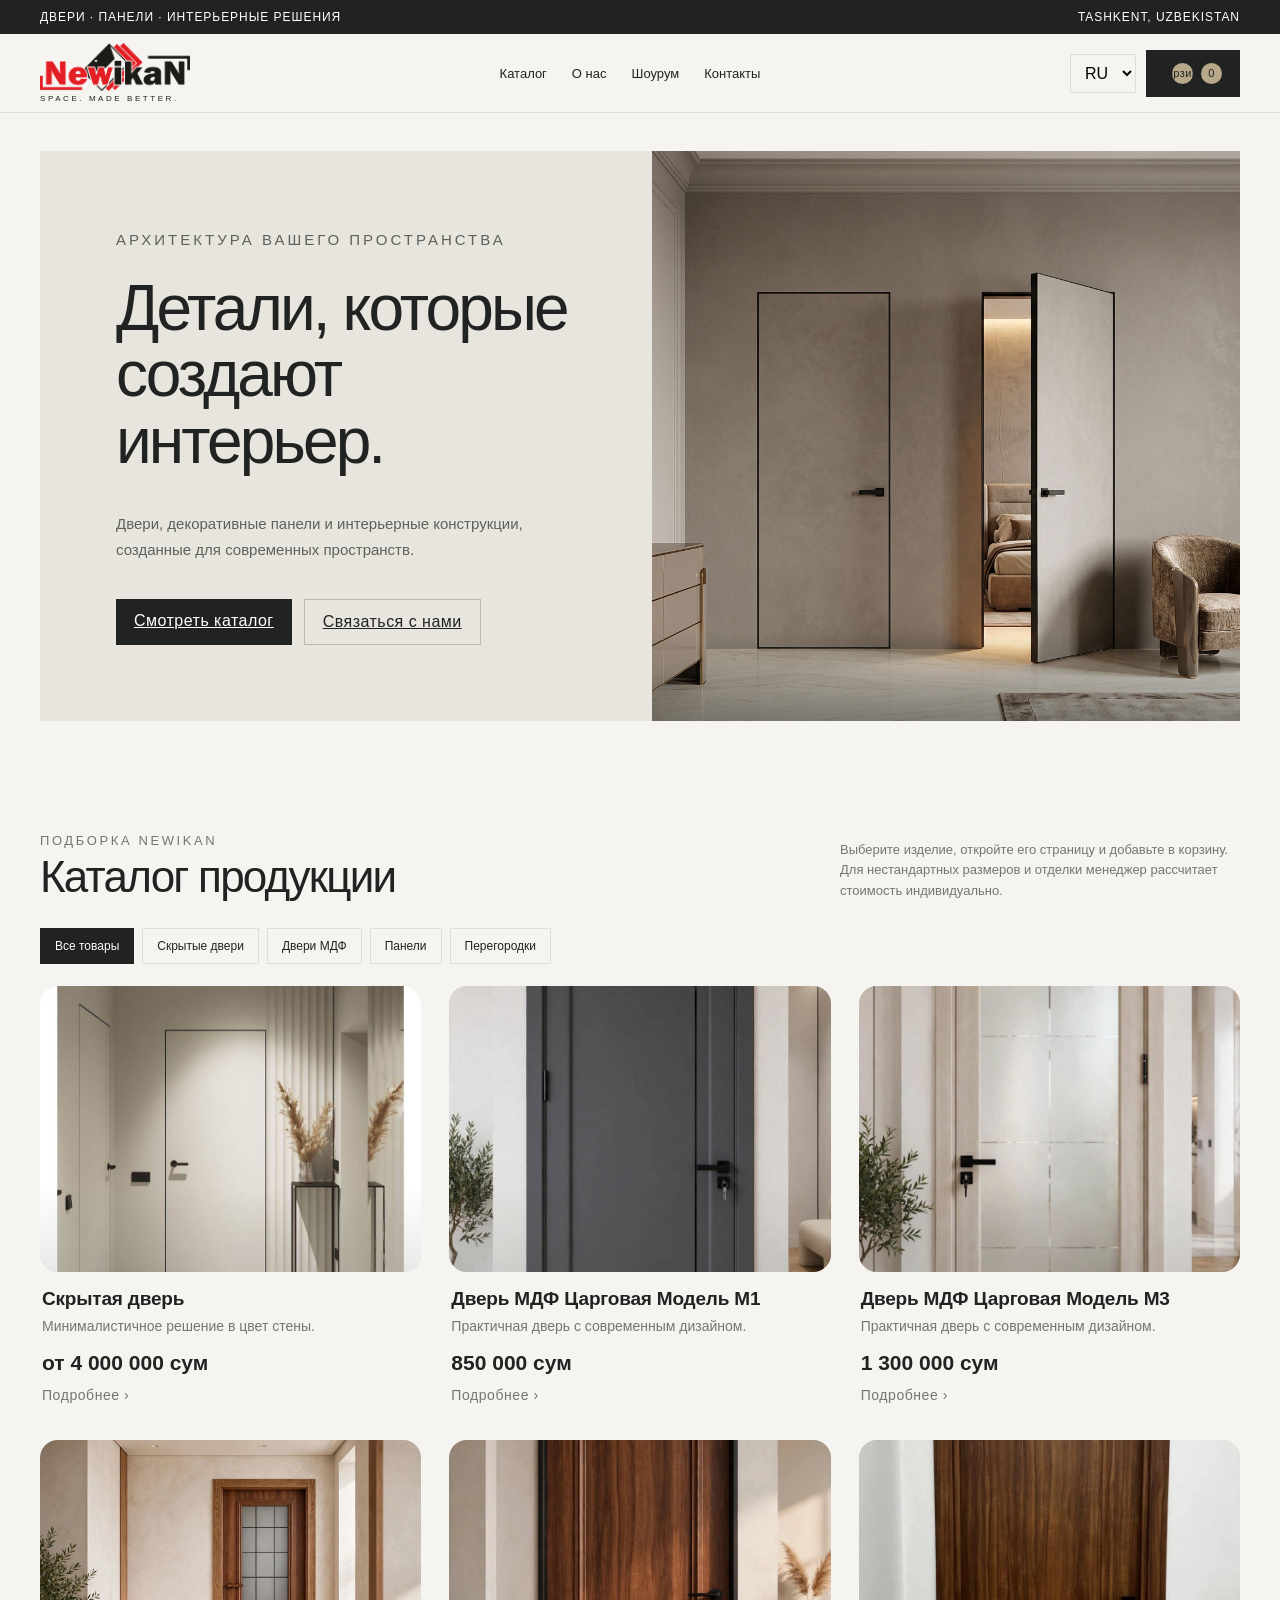
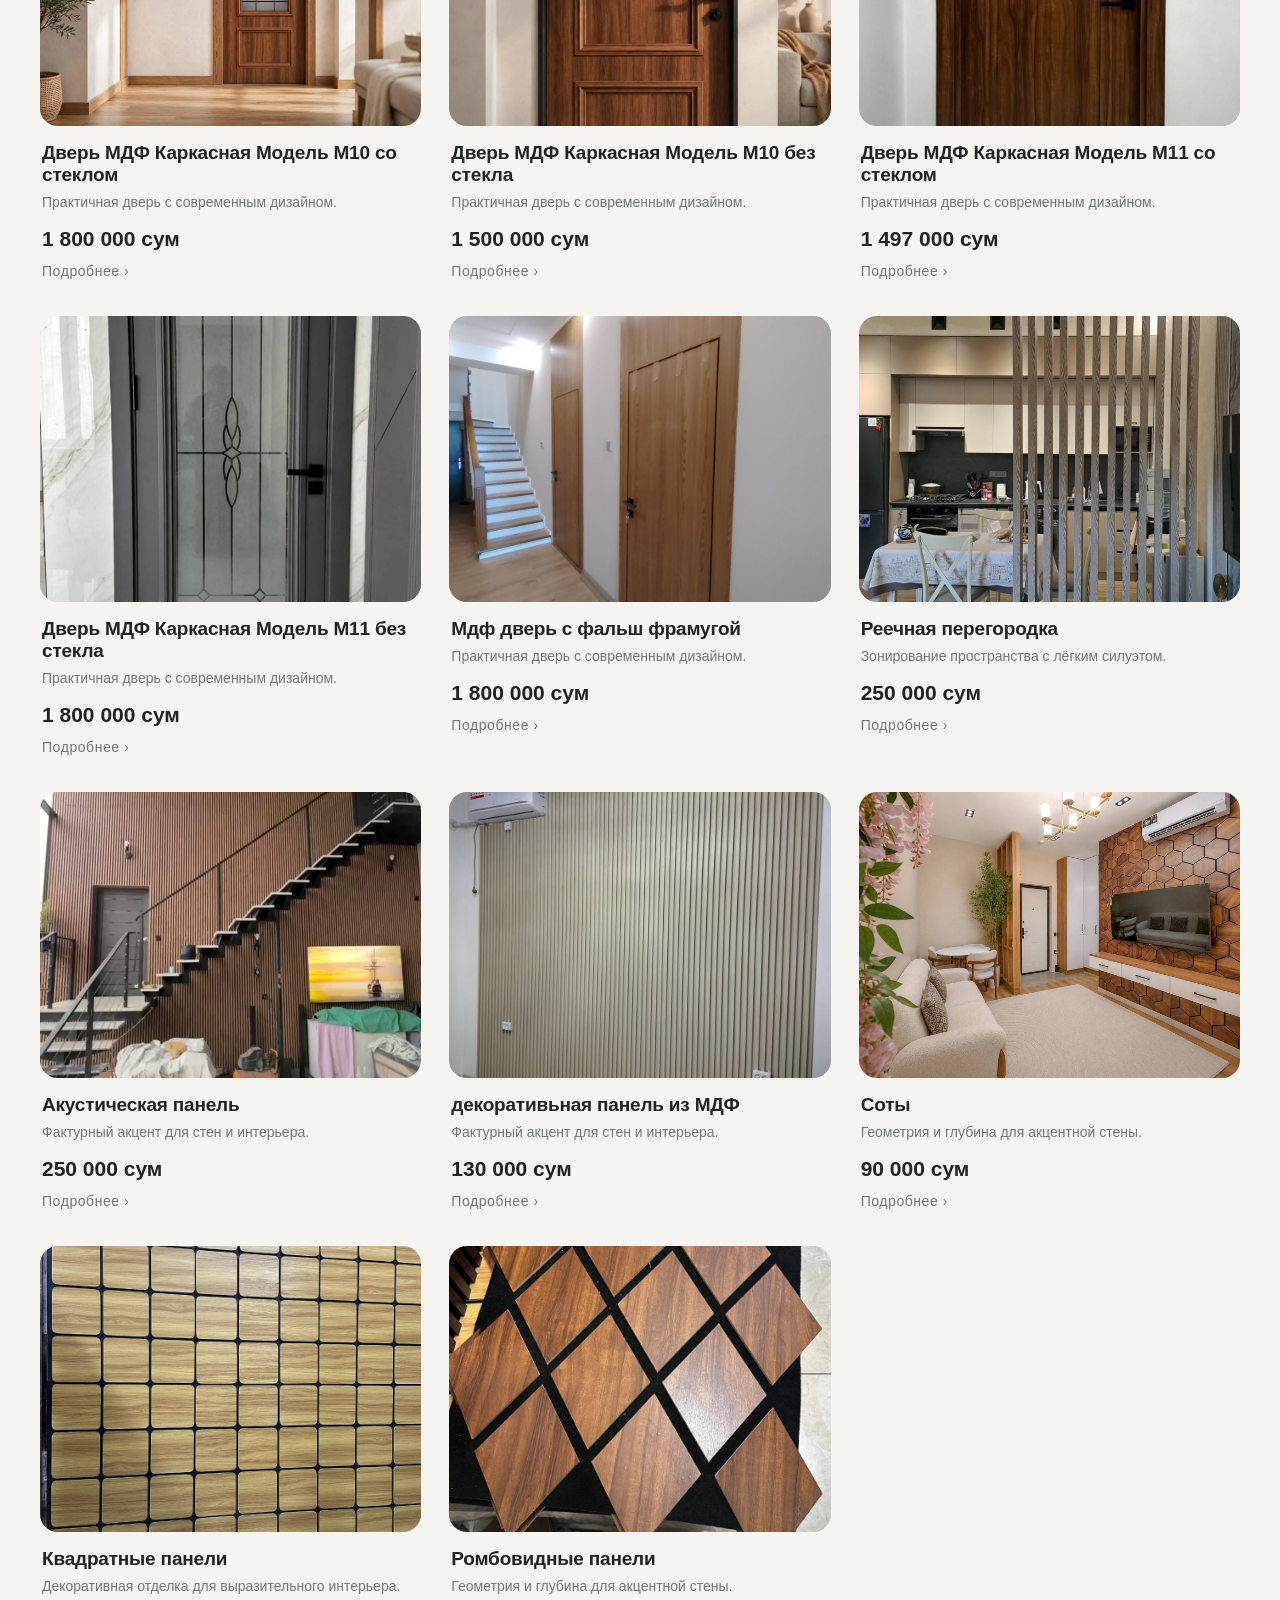
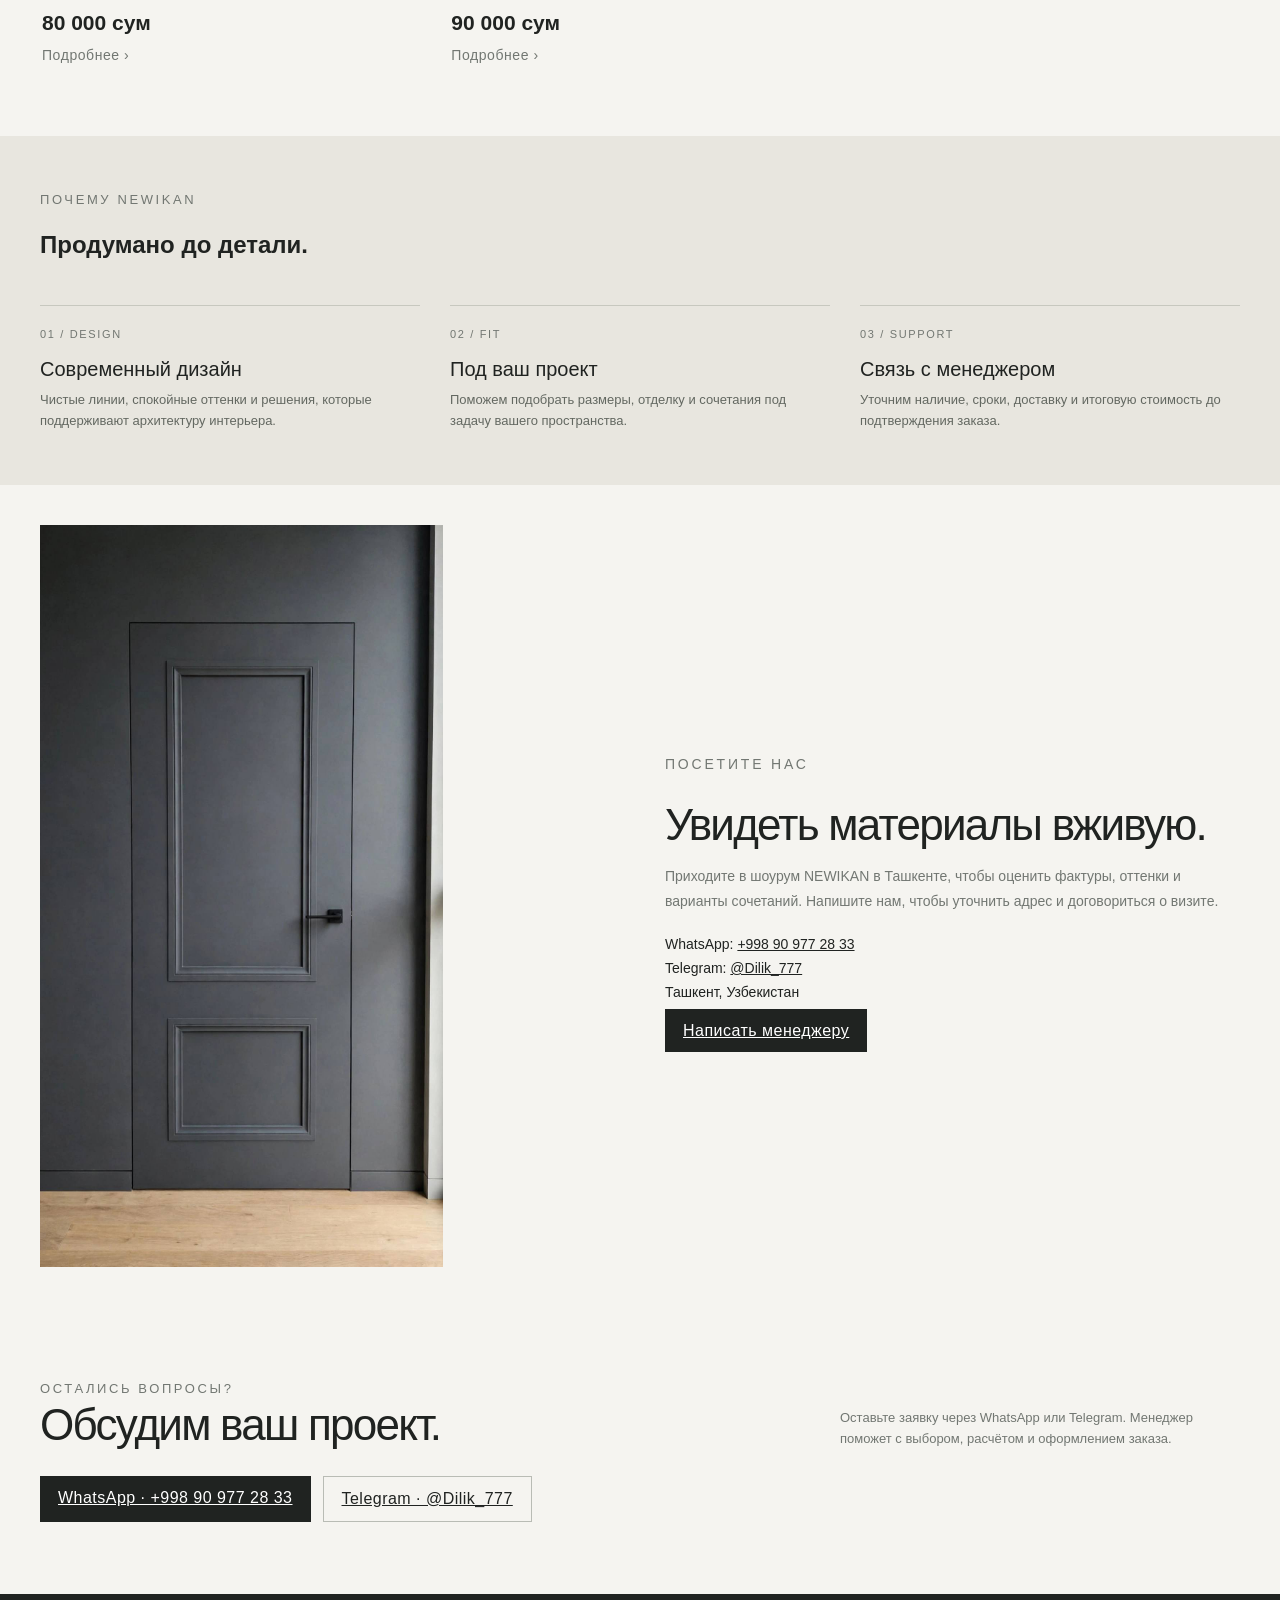
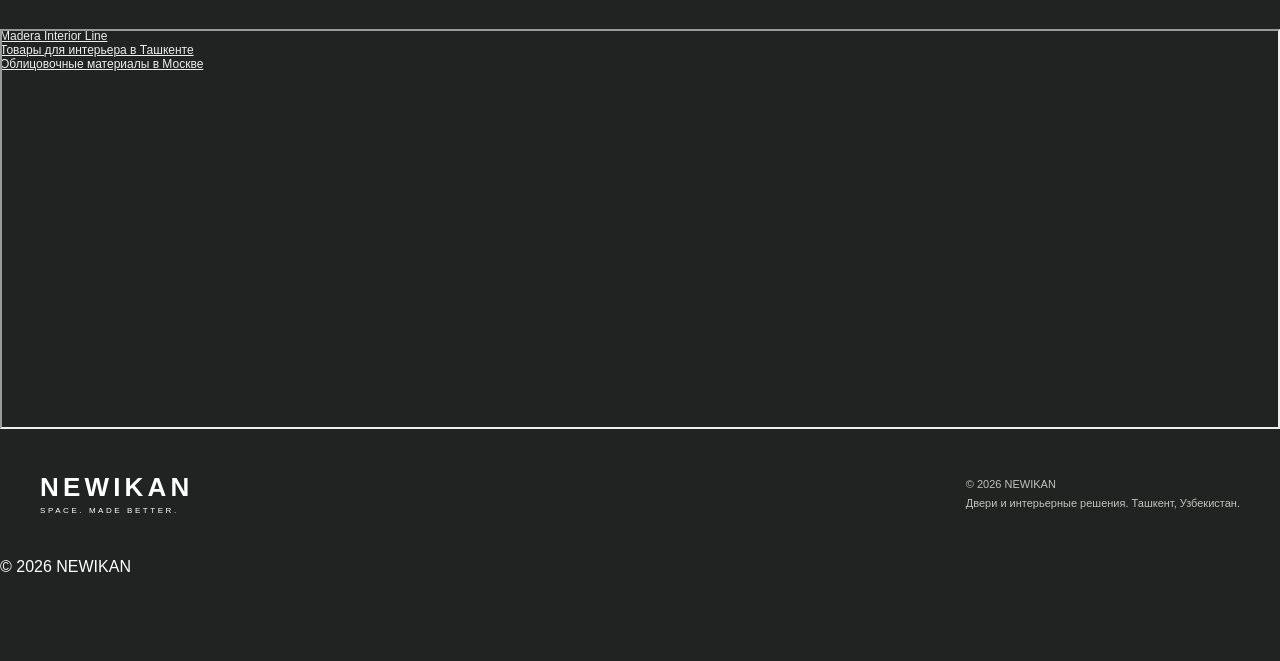
<file: index.html>
<!doctype html>
<html lang="ru">
<head>
<meta charset="utf-8">
<meta name="viewport" content="width=device-width, initial-scale=1">
<meta name="theme-color" content="#202321">
<title>NEWIKAN — двери и интерьерные решения</title>
<link rel="stylesheet" href="style.css">
</head>
<body>
<div class="topbar"><div class="wrap"><span data-i18n="topline">ДВЕРИ · ПАНЕЛИ · ИНТЕРЬЕРНЫЕ РЕШЕНИЯ</span><span>TASHKENT, UZBEKISTAN</span></div></div>
<header><div class="wrap nav">
<a class="logo" href="#"> <img src="images/madera_logo_horizont.png" imgfield="img" style="max-width: 150px; width: 150px; min-width: 150px; height: auto; display: block;" alt="NEWIKAN"><small>SPACE. MADE BETTER.</small></a>
<nav class="navlinks"><a href="#catalog" data-i18n="navCatalog">Каталог</a><a href="#about" data-i18n="navAbout">О нас</a><a href="#showroom" data-i18n="navShowroom">Шоурум</a><a href="#contacts" data-i18n="navContacts">Контакты</a></nav>
<div class="navright"><select class="lang" id="language" aria-label="Language"><option value="ru">RU</option><option value="uz">UZ</option><option value="en">EN</option></select><button class="cartbtn" id="openCart"><span data-i18n="cart">Корзина</span><span id="cartCount">0</span></button></div>
</div></header>
<main>
<section class="hero"><div class="wrap"><div class="hero-grid">
<div class="hero-copy"><p class="eyebrow" data-i18n="heroEyebrow">Архитектура вашего пространства</p><h1 data-i18n="heroTitle">Детали, которые создают интерьер.</h1><p data-i18n="heroText">Двери, декоративные панели и интерьерные конструкции, созданные для современных пространств.</p><div class="actions"><a class="btn" href="#catalog" data-i18n="heroCta">Смотреть каталог</a><a class="btn secondary" href="#contacts" data-i18n="heroContact">Связаться с нами</a></div></div>
<div class="hero-art" role="img" aria-label="Интерьер с современной скрытой дверью"><img src="images/hero.jpg" alt="Интерьер с современной скрытой дверью NEWIKAN"><div class="art-caption"></div></div>
</div></div></section>
<section class="section news" id="news" hidden><div class="wrap"><h2 class="news-title" id="newsTitle"></h2><div class="slider-wrap"><button class="sl-arrow sl-prev" id="slPrev" aria-label="Назад">‹</button><div class="slider" id="slider"></div><button class="sl-arrow sl-next" id="slNext" aria-label="Вперёд">›</button></div><div class="dots" id="dots"></div></div></section>
<section class="section" id="catalog"><div class="wrap">
<div class="section-head"><div><p class="eyebrow" data-i18n="catalogEyebrow">Подборка NEWIKAN</p><h2 data-i18n="catalogTitle">Каталог продукции</h2></div><p data-i18n="catalogText">Выберите изделие и добавьте его в корзину. Для нестандартных размеров и отделки менеджер рассчитает стоимость индивидуально.</p></div>
<div class="filters" id="filters"><button class="filter active" data-filter="all" data-i18n="filterAll">Все товары</button><button class="filter" data-filter="hidden" data-i18n="filterHidden">Скрытые двери</button><button class="filter" data-filter="mdf" data-i18n="filterMdf">Двери МДФ</button><button class="filter" data-filter="panel" data-i18n="filterPanels">Панели</button><button class="filter" data-filter="partition" data-i18n="filterPartitions">Перегородки</button></div>
<div class="products" id="products"></div>
</div></section>
<section class="benefits" id="about"><div class="wrap"><div class="section-head"><div><p class="eyebrow" data-i18n="aboutEyebrow">Почему NEWIKAN</p><h2 data-i18n="aboutTitle">Продумано до детали.</h2></div></div><div class="benefit-grid">
<div class="benefit"><span class="num">01 / DESIGN</span><h3 data-i18n="benefit1Title">Современный дизайн</h3><p data-i18n="benefit1Text">Чистые линии, спокойные оттенки и решения, которые поддерживают архитектуру интерьера.</p></div>
<div class="benefit"><span class="num">02 / FIT</span><h3 data-i18n="benefit2Title">Под ваш проект</h3><p data-i18n="benefit2Text">Поможем подобрать размеры, отделку и сочетания под задачу вашего пространства.</p></div>
<div class="benefit"><span class="num">03 / SUPPORT</span><h3 data-i18n="benefit3Title">Связь с менеджером</h3><p data-i18n="benefit3Text">Уточним наличие, сроки, доставку и итоговую стоимость до подтверждения заказа.</p></div>
</div></div></section>
<style>
  .showroom-art { background: none !important; overflow: hidden; min-height: 320px; }
  .showroom-art::before, .showroom-art::after { display: none !important; }
  .showroom-art img { width: 70%; height: 70%; min-height: 320px; object-fit: cover; display: block; }
</style>

<section class="section" id="showroom"><div class="wrap showroom"><div class="showroom-art"><img src="images/konec.jpg" alt="Шоурум NEWIKAN"></div><div class="showroom-copy"><p class="eyebrow" data-i18n="showroomEyebrow">Посетите нас</p><h2 data-i18n="showroomTitle">Увидеть материалы вживую.</h2><p data-i18n="showroomText">Приходите в шоурум NEWIKAN в Ташкенте, чтобы оценить фактуры, оттенки и варианты сочетаний. Напишите нам, чтобы уточнить адрес и договориться о визите.</p><div class="contact-line"><span>WhatsApp: <a href="https://wa.me/998909772833" target="_blank" rel="noopener">+998 90 977 28 33</a></span><span>Telegram: <a href="https://t.me/Dilik_777" target="_blank" rel="noopener">@Dilik_777</a></span><span data-i18n="cityLine">Ташкент, Узбекистан</span></div><a class="btn" href="https://wa.me/998909772833" target="_blank" rel="noopener" data-i18n="showroomCta">Написать менеджеру</a></div></div></section>
<section class="section" id="contacts"><div class="wrap"><div class="section-head"><div><p class="eyebrow" data-i18n="contactEyebrow">Остались вопросы?</p><h2 data-i18n="contactTitle">Обсудим ваш проект.</h2></div><p data-i18n="contactText">Оставьте заявку через WhatsApp или Telegram. Менеджер поможет с выбором, расчётом и оформлением заказа.</p></div><div class="actions"><a class="btn" href="https://wa.me/998909772833" target="_blank" rel="noopener">WhatsApp · +998 90 977 28 33</a><a class="btn secondary" href="https://t.me/Dilik_777" target="_blank" rel="noopener">Telegram · @Dilik_777</a></div></div></section>
</main>
 <!--footer--> 
         <footer id="t-footer" class="t-records" data-hook="blocks-collection-content-node" data-tilda-project-id="3010010" data-tilda-page-id="14350067" data-tilda-page-alias="footer" data-tilda-formskey="cf9158afbf3315f08ab1751910365096" data-tilda-lazy="yes" data-tilda-root-zone="com" data-tilda-project-headcode="yes" data-tilda-project-country="RU">
            <div id="rec597423179" class="r t-rec" style=" " data-animationappear="off" data-record-type="131">
               <!-- T123 --> 
               <div class="t123">
                  <div class="t-container_100 ">
                     <div class="t-width t-width_100 ">
                        <!-- nominify begin --> 
                        <div style="position:relative;overflow:hidden;"><a href="https://yandex.uz/maps/org/43321917957?si=cd8vzaddj507fftf5b4cty4538" style="color:#eee;font-size:12px;position:absolute;top:0px;">Madera Interior Line</a><a href="https://yandex.ru/maps/213/moscow/category/interior_goods/184108005/?utm_medium=mapframe&utm_source=maps" style="color:#eee;font-size:12px;position:absolute;top:14px;">Товары для интерьера в Ташкенте</a><a href="https://yandex.ru/maps/213/moscow/category/claddings/184107723/?utm_medium=mapframe&utm_source=maps" style="color:#eee;font-size:12px;position:absolute;top:28px;">Облицовочные материалы в Москве</a><iframe src="https://yandex.ru/map-widget/v1/?ll=69.2401,41.2995&mode=search&oid=43321917957&ol=biz&sll=69.2401,41.2995&sspn=0.015000,0.005000&z=17" width="100%" height="400" frameborder="1" allowfullscreen="true" style="position:relative;display:block;"></iframe></div>
                        <!-- nominify end --> 
                     </div>
                  </div>
               </div>
            </div>
            <footer><div class="wrap footer-inner"><a class="logo" href="#" style="color:white">NEWIKAN<small>SPACE. MADE BETTER.</small></a><p>© <span id="year"></span> NEWIKAN<br><span data-i18n="footerText">Двери и интерьерные решения. Ташкент, Узбекистан.</span></p></div></footer>
<div class="overlay" id="cartOverlay"><aside class="drawer" role="dialog" aria-modal="true" aria-label="Shopping cart"><div class="drawer-head"><h2 data-i18n="cartTitle">Ваша корзина</h2><button class="close" id="closeCart" data-i18n="close">Закрыть ✕</button></div><div class="cart-items" id="cartItems"></div><div class="cart-total"><div class="total-line"><span data-i18n="total">Итого по известным ценам</span><strong id="cartTotal">0 сум</strong></div><p class="notice" data-i18n="cartNotice">Товары с индивидуальной стоимостью будут рассчитаны менеджером. Заказ отправляется в WhatsApp — оплата на сайте пока не подключена.</p><form class="checkout" id="checkout"><input id="customerName" required placeholder="Ваше имя" data-placeholder="name"><input id="customerPhone" required placeholder="Номер телефона" data-placeholder="phone"><select id="customerLang"><option value="ru">Русский</option><option value="uz">O‘zbekcha</option><option value="en">English</option></select><textarea id="customerNote" placeholder="Комментарий к заказу (размеры, цвет и т. д.)" data-placeholder="note"></textarea><button class="btn" type="submit" data-i18n="sendOrder">Отправить заявку менеджеру</button></form></div></aside></div>
<div class="toast" id="toast"></div>
<script src="catalog-data.js"></script>
<script src="common.js"></script>
 <div class='t396__elem tn-elem tn-elem__5506882421676373567313' data-elem-id='1676373567313' data-elem-type='text' data-field-top-value="201" data-field-left-value="0" data-field-height-value="19" data-field-width-value="221" data-field-axisy-value="top" data-field-axisx-value="left" data-field-container-value="grid" data-field-topunits-value="px" data-field-leftunits-value="px" data-field-heightunits-value="px" data-field-widthunits-value="px" data-field-textfit-value="autoheight" data-field-fontsize-value="12" data-field-top-res-640-value="151" data-field-left-res-640-value="30">
                        <div class='tn-atom' field='tn_text_1676373567313'>© 2026 NEWIKAN</div>
                     </div>
                     <div class='t396__elem tn-elem tn-elem__5506882421676373744264' data-elem-id='1676373744264' data-elem-type='html' data-field-top-value="325" data-field-left-value="0" data-field-height-value="170" data-field-width-value="181" data-field-axisy-value="top" data-field-axisx-value="left" data-field-container-value="grid" data-field-topunits-value="px" data-field-leftunits-value="px" data-field-heightunits-value="px" data-field-widthunits-value="px" data-field-top-res-320-value="1032" data-field-left-res-320-value="0" data-field-height-res-320-value="79" data-field-width-res-320-value="144" data-field-top-res-640-value="530" data-field-left-res-640-value="30">
                        <div class='tn-atom tn-atom__html'>
                           <iframe src="https://yandex.uz/sprav/widget/rating-badge/43321917957" width="150" height="50" frameborder="0" class="badje"></iframe> 
                           <style>iframe{display:none;}.badje{display:block;}</style>
                        </div>
                     </div>
                     <script>
let filter="all";
function cardHTML(p,cls){
 const u=productUrl(p),n=esc(tr(p.name));
 return `<article class="product ${cls||""}" data-type="${p.type}"><a class="pv-link" href="${u}" aria-label="${n}">${visualHTML(p)}${p.isNew?`<span class="badge-new">${t("badgeNew")}</span>`:""}</a><div class="product-body"><h3><a href="${u}">${n}</a></h3><div class="product-desc">${esc(tr(p.desc))}</div><div class="card-price">${cardPrice(p)}</div><a class="more" href="${u}">${t("details")}</a></div></article>`;
}
const esc=s=>String(s??"").replace(/&/g,"&amp;").replace(/"/g,"&quot;").replace(/</g,"&lt;");
function renderPage(){
 const items=products.filter(p=>filter==="all"||p.category===filter);
 $("products").innerHTML=items.map(p=>cardHTML(p)).join("")||`<p>${t("noProducts")}</p>`;
 renderSlider();
}
function slideStep(){const s=$("slider").querySelector(".slide");return s?s.getBoundingClientRect().width+28:300}
function renderSlider(){
 const news=products.filter(p=>p.isNew);
 $("news").hidden=!news.length;if(!news.length)return;
 $("newsTitle").textContent=t("newsTitle");
 $("slider").innerHTML=news.map(p=>cardHTML(p,"slide")).join("");
 $("dots").innerHTML=news.map((_,i)=>`<button data-i="${i}" aria-label="${i+1}"></button>`).join("");
 updateDots();
}
function updateDots(){
 const s=$("slider"),can=s.scrollWidth>s.clientWidth+4;
 $("slPrev").hidden=$("slNext").hidden=$("dots").hidden=!can;
 const i=Math.round(s.scrollLeft/(slideStep()||1));
 document.querySelectorAll("#dots button").forEach((d,k)=>d.classList.toggle("on",k===i));
}
$("slPrev").addEventListener("click",()=>$("slider").scrollBy({left:-slideStep(),behavior:"smooth"}));
$("slNext").addEventListener("click",()=>$("slider").scrollBy({left:slideStep(),behavior:"smooth"}));
$("slider").addEventListener("scroll",updateDots);
window.addEventListener("resize",updateDots);
$("dots").addEventListener("click",e=>{const b=e.target.closest("button[data-i]");if(b)$("slider").scrollTo({left:+b.dataset.i*slideStep(),behavior:"smooth"})});
$("filters").addEventListener("click",e=>{const b=e.target.closest("button[data-filter]");if(!b)return;filter=b.dataset.filter;document.querySelectorAll(".filter").forEach(x=>x.classList.toggle("active",x===b));renderPage()});
initSite();
</script>
</body>
</html>
</file>
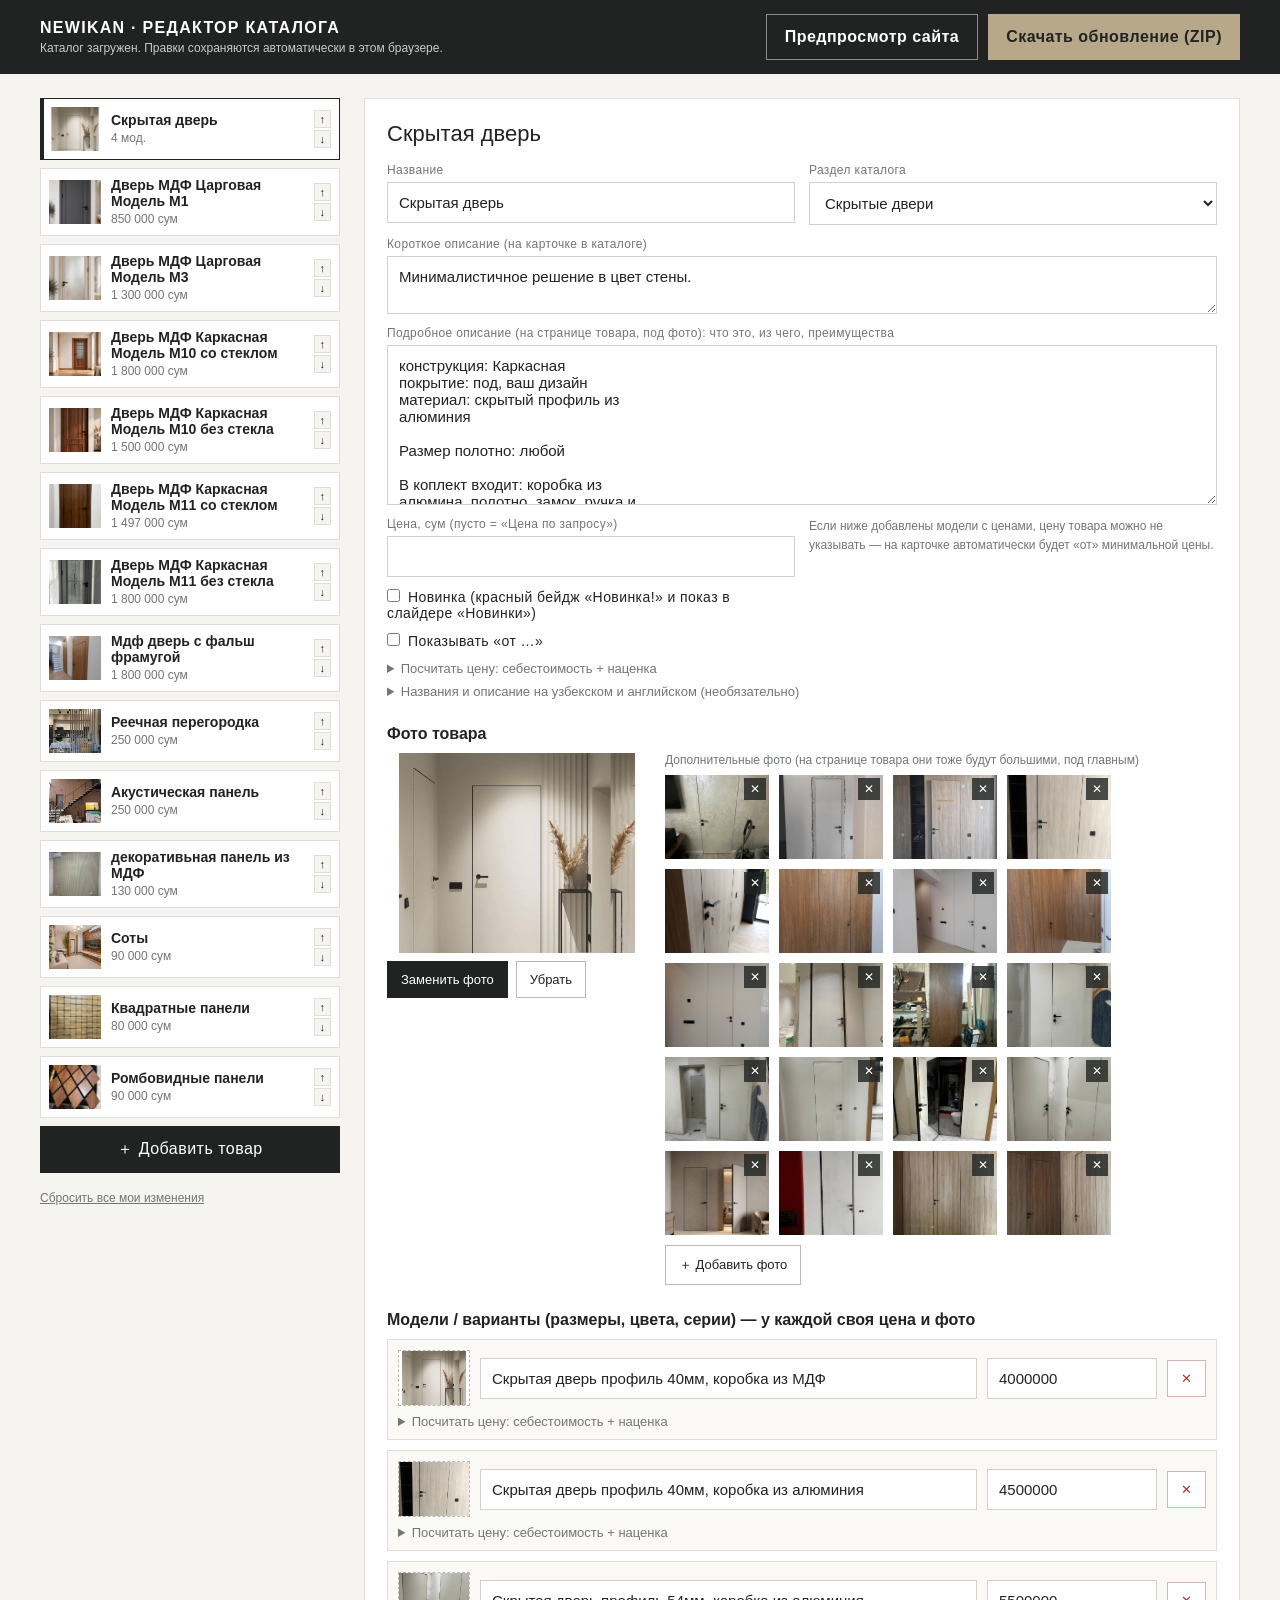
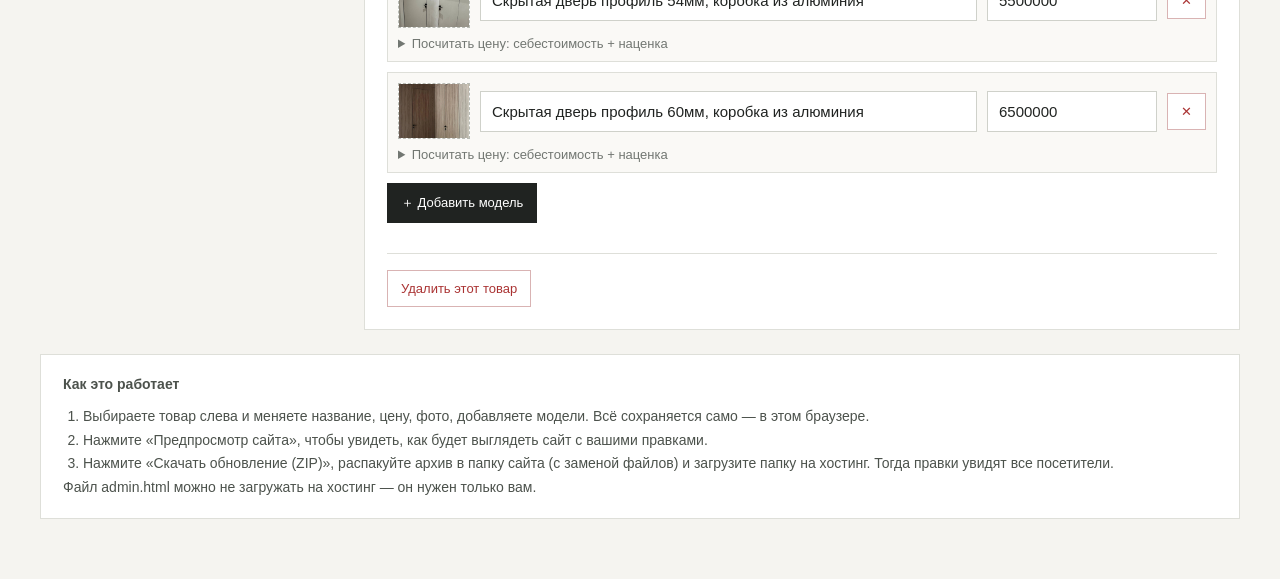
<file: admin.html>
<!doctype html>
<html lang="ru">
<head>
<meta charset="utf-8">
<meta name="viewport" content="width=device-width, initial-scale=1">
<meta name="robots" content="noindex">
<title>Редактор каталога NEWIKAN</title>
<link rel="stylesheet" href="style.css">
<style>
body{padding-bottom:60px}
.ad-top{background:var(--ink);color:#fff;position:sticky;top:0;z-index:20}
.ad-bar{display:flex;justify-content:space-between;align-items:center;gap:16px;padding:14px 0;flex-wrap:wrap}
.ad-sub{font-size:12px;color:#c9cbc4;margin-top:4px}
.ad-actions{display:flex;gap:10px;flex-wrap:wrap}
.ad-top .btn{background:var(--accent);color:var(--ink);font-weight:600}
.ad-top .btn.secondary{background:transparent;color:#fff;border:1px solid #8a8f88}
.ad-main{display:grid;grid-template-columns:300px 1fr;gap:24px;margin-top:24px;align-items:start}
.ad-list{display:flex;flex-direction:column;gap:8px}
.ad-item{display:grid;grid-template-columns:52px 1fr auto;gap:10px;align-items:center;background:#fff;border:1px solid var(--line);padding:8px;cursor:pointer;text-align:left}
.ad-item.on{border-color:var(--ink);box-shadow:inset 3px 0 0 var(--ink)}
.ad-item .th{width:52px;height:44px;background:linear-gradient(140deg,#e6e3da,#d1cbbd);overflow:hidden}.ad-item .th img{width:100%;height:100%;object-fit:cover;display:block}
.ad-item b{display:block;font-size:14px;font-weight:600}.ad-item small{color:var(--muted);font-size:12px}
.ad-mv{display:flex;flex-direction:column;gap:2px}.ad-mv span{font-size:11px;border:1px solid var(--line);padding:0 5px;line-height:16px;background:#f5f4f0}
.ad-link{background:none;border:0;color:var(--muted);text-decoration:underline;font-size:12px;margin-top:10px;text-align:left;padding:0}
.ad-edit{background:#fff;border:1px solid var(--line);padding:22px}
.ad-edit h2{margin:0 0 16px;font-size:22px;font-weight:500}.ad-edit h3{margin:26px 0 10px;font-size:16px;font-weight:600}
.ad-edit label{display:block;font-size:12px;color:var(--muted);margin-bottom:12px;letter-spacing:.03em}
.ad-edit input,.ad-edit select,.ad-edit textarea{display:block;width:100%;margin-top:5px;padding:11px;border:1px solid #cfd1ca;background:#fff;color:var(--ink);font-size:15px}
.ad-edit input[type=checkbox]{display:inline-block;width:auto;margin:0 8px 0 0}
.ad-edit label.chk{color:var(--ink);font-size:14px}
.ad-grid2{display:grid;grid-template-columns:1fr 1fr;gap:14px}
.ad-btn{border:1px solid #b9bcb5;background:#fff;color:var(--ink);padding:10px 13px;font-size:13px}
.ad-btn.dark{background:var(--ink);color:#fff;border-color:var(--ink)}
.ad-btn.danger{color:#a33;border-color:#d9b3b3}
.ad-photos{display:grid;grid-template-columns:260px 1fr;gap:18px;align-items:start}
.ad-main-ph .pv{height:200px;background:linear-gradient(140deg,#e6e3da,#d1cbbd);display:flex;align-items:center;justify-content:center;color:var(--muted);font-size:13px;overflow:hidden;margin-bottom:8px}
.ad-main-ph .pv img{width:100%;height:100%;object-fit:cover}
.ad-main-ph .row{display:flex;gap:8px;flex-wrap:wrap}
.ad-gal{display:flex;gap:10px;flex-wrap:wrap;align-items:flex-start}
.ad-gal .g{position:relative;width:104px;height:84px;background:#e6e3da}.ad-gal .g img{width:100%;height:100%;object-fit:cover;display:block}
.ad-gal .g button{position:absolute;top:3px;right:3px;border:0;background:rgba(32,35,33,.8);color:#fff;width:22px;height:22px;font-size:12px;line-height:22px;padding:0}
.ad-var{border:1px solid var(--line);padding:10px;margin-bottom:10px;background:#faf9f6}
.ad-var .r{display:grid;grid-template-columns:72px 1fr 170px auto;gap:10px;align-items:center}
.ad-var .vph{width:72px;height:56px;border:1px dashed #b9bcb5;background:#fff;color:var(--muted);font-size:11px;padding:0;overflow:hidden}.ad-var .vph img{width:100%;height:100%;object-fit:cover;display:block}
.ad-var input{margin-top:0!important}
details{margin-top:8px;font-size:13px}summary{cursor:pointer;color:var(--muted)}
.ad-calc{display:flex;gap:8px;flex-wrap:wrap;align-items:center;margin-top:8px}.ad-calc input{width:170px!important;margin:0!important;font-size:14px!important}.ad-calc small{color:var(--muted);flex-basis:100%}
.ad-help{background:#fff;border:1px solid var(--line);padding:18px 22px;margin-top:24px;font-size:14px;line-height:1.7;color:#4c524c}
.ad-help ol{margin:8px 0 0;padding-left:20px}
@media(max-width:800px){.ad-main{grid-template-columns:1fr}.ad-grid2,.ad-photos{grid-template-columns:1fr}.ad-var .r{grid-template-columns:64px 1fr auto}.ad-var .r input[data-num]{grid-column:2/3}}
</style>
</head>
<body>
<div class="ad-top"><div class="wrap ad-bar">
 <div><strong style="letter-spacing:.08em">NEWIKAN · РЕДАКТОР КАТАЛОГА</strong><div class="ad-sub" id="status">Загрузка…</div></div>
 <div class="ad-actions"><button class="btn secondary" id="btnPreview">Предпросмотр сайта</button><button class="btn" id="btnExport">Скачать обновление (ZIP)</button></div>
</div></div>

<div class="wrap ad-main">
 <aside class="ad-list"><div id="list" class="ad-list"></div><button class="btn" id="addProduct">＋ Добавить товар</button><button class="ad-link" id="btnReset">Сбросить все мои изменения</button></aside>
 <section class="ad-edit" id="editor"></section>
</div>

<div class="wrap"><div class="ad-help"><strong>Как это работает</strong>
 <ol>
  <li>Выбираете товар слева и меняете название, цену, фото, добавляете модели. Всё сохраняется само — в этом браузере.</li>
  <li>Нажмите «Предпросмотр сайта», чтобы увидеть, как будет выглядеть сайт с вашими правками.</li>
  <li>Нажмите «Скачать обновление (ZIP)», распакуйте архив в папку сайта (с заменой файлов) и загрузите папку на хостинг. Тогда правки увидят все посетители.</li>
 </ol>
 Файл admin.html можно не загружать на хостинг — он нужен только вам.</div></div>

<script src="catalog-data.js"></script>
<script>
const TYPES=[["hidden","Скрытые двери"],["mdf","Двери МДФ"],["panel","Панели"],["partition","Перегородки"]];
const $=id=>document.getElementById(id);
const esc=s=>String(s??"").replace(/&/g,"&amp;").replace(/"/g,"&quot;").replace(/</g,"&lt;").replace(/>/g,"&gt;");
const fmt=n=>new Intl.NumberFormat("ru-RU").format(n);
const clone=o=>JSON.parse(JSON.stringify(o));
let state=[],sel=0,saveT=null;

/* ---------- хранилище черновика ---------- */
function nkDB(){return new Promise((res,rej)=>{const r=indexedDB.open("nk_admin",1);r.onupgradeneeded=()=>r.result.createObjectStore("kv");r.onsuccess=()=>res(r.result);r.onerror=()=>rej(r.error)})}
async function nkGet(k){const db=await nkDB();return new Promise((res,rej)=>{const q=db.transaction("kv").objectStore("kv").get(k);q.onsuccess=()=>res(q.result);q.onerror=()=>rej(q.error)})}
async function nkSet(k,v){const db=await nkDB();return new Promise((res,rej)=>{const t=db.transaction("kv","readwrite");t.objectStore("kv").put(v,k);t.oncomplete=()=>res();t.onerror=()=>rej(t.error)})}
async function nkDel(k){const db=await nkDB();return new Promise((res,rej)=>{const t=db.transaction("kv","readwrite");t.objectStore("kv").delete(k);t.oncomplete=()=>res();t.onerror=()=>rej(t.error)})}

function setStatus(m){$("status").textContent=m}
function norm(p){
 for(const k of ["name","desc"]){if(!p[k]||typeof p[k]!=="object")p[k]={ru:p[k]||"",uz:"",en:""};p[k].ru=p[k].ru||"";p[k].uz=p[k].uz||"";p[k].en=p[k].en||""}
 if(!p.longDesc||typeof p.longDesc!=="object")p.longDesc={ru:p.longDesc||"",uz:"",en:""};p.longDesc.ru=p.longDesc.ru||"";p.longDesc.uz=p.longDesc.uz||"";p.longDesc.en=p.longDesc.en||"";
 p.isNew=!!p.isNew;
 p.type=p.type||"panel";p.category=p.type;p.price=p.price||null;p.priceFrom=!!p.priceFrom;p.image=p.image||"";p.gallery=p.gallery||[];
 p.variants=(p.variants||[]).map(v=>{if(!v.name||typeof v.name!=="object")v.name={ru:v.name||"",uz:"",en:""};v.name.ru=v.name.ru||"";v.name.uz=v.name.uz||"";v.name.en=v.name.en||"";v.price=v.price||null;v.image=v.image||"";return v});
 return p;
}
function save(){
 setStatus("Сохранение…");clearTimeout(saveT);
 saveT=setTimeout(flush,350);
}
async function flush(){
 clearTimeout(saveT);
 try{await nkSet("draft",clone(state));const d=new Date();setStatus("Черновик сохранён в этом браузере · "+d.toLocaleTimeString("ru-RU",{hour:"2-digit",minute:"2-digit"})+" · чтобы правки попали на сайт, скачайте ZIP")}
 catch(e){setStatus("Не удалось сохранить черновик (мало места в браузере). Скачайте ZIP, чтобы не потерять правки.")}
}

/* ---------- список товаров ---------- */
function renderList(){
 $("list").innerHTML=state.map((p,i)=>`<div class="ad-item ${i===sel?"on":""}" data-pick="${i}"><div class="th">${p.image?`<img src="${esc(p.image)}" alt="">`:""}</div><div><b>${esc(p.name.ru||"Без названия")}</b><small>${p.price?fmt(p.price)+" сум":(p.variants.length?p.variants.length+" мод.":"Цена по запросу")}</small></div><div class="ad-mv"><span data-mv="-1" data-i="${i}">↑</span><span data-mv="1" data-i="${i}">↓</span></div></div>`).join("");
}

/* ---------- редактор ---------- */
function calcBlock(v){return `<details><summary>Посчитать цену: себестоимость + наценка</summary><div class="ad-calc"><input type="number" min="0" class="c-cost" placeholder="Себестоимость, сум"><input type="number" min="0" class="c-pct" placeholder="Наценка, %"><button type="button" class="ad-btn" data-act="calc" data-v="${v}">Подставить цену</button><small>Себестоимость нигде не сохраняется и на сайт не попадает — туда попадёт только итоговая цена.</small></div></details>`}
function renderEditor(){
 const p=state[sel],root=$("editor");
 if(!p){root.innerHTML="<p>Товаров нет. Нажмите «＋ Добавить товар».</p>";return}
 root.innerHTML=`
 <h2>${esc(p.name.ru||"Новый товар")}</h2>
 <div class="ad-grid2">
  <label>Название<input data-f="name.ru" value="${esc(p.name.ru)}"></label>
  <label>Раздел каталога<select data-f="type">${TYPES.map(([k,l])=>`<option value="${k}" ${p.type===k?"selected":""}>${l}</option>`).join("")}</select></label>
 </div>
 <label>Короткое описание (на карточке в каталоге)<textarea rows="2" data-f="desc.ru">${esc(p.desc.ru)}</textarea></label>
 <label>Подробное описание (на странице товара, под фото): что это, из чего, преимущества<textarea rows="8" data-f="longDesc.ru" placeholder="Пишите абзацами, между абзацами — пустая строка.&#10;&#10;Строки, которые начинаются с «- », станут списком:&#10;- Размер: 800×2000 мм&#10;- Материал: МДФ">${esc(p.longDesc.ru)}</textarea></label>
 <div class="ad-grid2">
  <div><label>Цена, сум (пусто = «Цена по запросу»)<input type="number" min="0" step="1000" inputmode="numeric" data-f="price" data-num value="${p.price??""}"></label>
  <label class="chk"><input type="checkbox" data-f="isNew" ${p.isNew?"checked":""}>Новинка (красный бейдж «Новинка!» и показ в слайдере «Новинки»)</label>
  <label class="chk"><input type="checkbox" data-f="priceFrom" ${p.priceFrom?"checked":""}>Показывать «от …»</label>${calcBlock(-1)}</div>
  <div style="font-size:12px;color:var(--muted);line-height:1.6">Если ниже добавлены модели с ценами, цену товара можно не указывать — на карточке автоматически будет «от» минимальной цены.</div>
 </div>
 <details><summary>Названия и описание на узбекском и английском (необязательно)</summary>
  <div class="ad-grid2" style="margin-top:10px"><label>Название UZ<input data-f="name.uz" value="${esc(p.name.uz)}"></label><label>Название EN<input data-f="name.en" value="${esc(p.name.en)}"></label>
  <label>Короткое описание UZ<textarea rows="2" data-f="desc.uz">${esc(p.desc.uz)}</textarea></label><label>Короткое описание EN<textarea rows="2" data-f="desc.en">${esc(p.desc.en)}</textarea></label>
  <label>Подробное описание UZ<textarea rows="5" data-f="longDesc.uz">${esc(p.longDesc.uz)}</textarea></label><label>Подробное описание EN<textarea rows="5" data-f="longDesc.en">${esc(p.longDesc.en)}</textarea></label></div>
  <small style="color:var(--muted)">Если пусто, на этих языках покажется русский текст.</small></details>

 <h3>Фото товара</h3>
 <div class="ad-photos">
  <div class="ad-main-ph"><div class="pv">${p.image?`<img src="${esc(p.image)}" alt="">`:"Фото не выбрано"}</div>
   <div class="row"><button class="ad-btn dark" data-act="pick-main">${p.image?"Заменить фото":"Выбрать главное фото"}</button>${p.image?`<button class="ad-btn" data-act="clear-main">Убрать</button>`:""}</div></div>
  <div><div style="font-size:12px;color:var(--muted);margin-bottom:8px">Дополнительные фото (на странице товара они тоже будут большими, под главным)</div>
   <div class="ad-gal">${p.gallery.map((s,i)=>`<div class="g"><img src="${esc(s)}" alt=""><button data-act="del-gal" data-i="${i}" title="Удалить">✕</button></div>`).join("")}<button class="ad-btn" data-act="add-gal">＋ Добавить фото</button></div></div>
 </div>

 <h3>Модели / варианты (размеры, цвета, серии) — у каждой своя цена и фото</h3>
 ${p.variants.map((v,i)=>`<div class="ad-var"><div class="r">
   <button class="vph" data-act="pick-var" data-v="${i}">${v.image?`<img src="${esc(v.image)}" alt="">`:"＋ фото"}</button>
   <input data-v="${i}" data-f="name.ru" value="${esc(v.name.ru)}" placeholder="Например: Белая, 800×2000 мм">
   <input type="number" min="0" step="1000" inputmode="numeric" data-v="${i}" data-f="price" data-num value="${v.price??""}" placeholder="Цена, сум">
   <button class="ad-btn danger" data-act="del-var" data-v="${i}" title="Удалить модель">✕</button></div>${calcBlock(i)}</div>`).join("")}
 <button class="ad-btn dark" data-act="add-var">＋ Добавить модель</button>

 <div style="margin-top:30px;padding-top:16px;border-top:1px solid var(--line)"><button class="ad-btn danger" data-act="del-product">Удалить этот товар</button></div>`;
}

function setPath(o,path,val){const k=path.split(".");let t=o;for(let i=0;i<k.length-1;i++)t=t[k[i]];t[k[k.length-1]]=val}
$("editor").addEventListener("input",e=>{
 const el=e.target,f=el.dataset.f;if(!f)return;
 const p=state[sel];const obj=el.dataset.v!==undefined?p.variants[+el.dataset.v]:p;
 let val=el.type==="checkbox"?el.checked:el.value;
 if(el.dataset.num!==undefined)val=el.value===""?null:Math.max(0,Math.round(+el.value));
 setPath(obj,f,val);if(f==="type")p.category=val;
 if(f==="name.ru"&&el.dataset.v===undefined)document.querySelector("#editor h2").textContent=val||"Новый товар";
 save();renderList();
});

/* ---------- фото ---------- */
function pickImages(multiple){return new Promise(res=>{const i=document.createElement("input");i.type="file";i.accept="image/*";i.multiple=!!multiple;i.onchange=()=>res([...i.files]);i.click()})}
function processImage(file){return new Promise((res,rej)=>{
 const url=URL.createObjectURL(file),im=new Image();
 im.onload=()=>{const M=1600;let w=im.naturalWidth,h=im.naturalHeight;const k=Math.min(1,M/Math.max(w,h));w=Math.round(w*k);h=Math.round(h*k);
  const c=document.createElement("canvas");c.width=w;c.height=h;const x=c.getContext("2d");x.fillStyle="#fff";x.fillRect(0,0,w,h);x.drawImage(im,0,0,w,h);URL.revokeObjectURL(url);res(c.toDataURL("image/jpeg",.86))};
 im.onerror=()=>{URL.revokeObjectURL(url);rej(new Error("bad"))};im.src=url})}
async function readFiles(files){const out=[];for(const f of files){try{out.push(await processImage(f))}catch(e){alert("Не удалось прочитать файл «"+f.name+"». Сохраните фото как JPG или PNG и попробуйте снова.")}}return out}

$("editor").addEventListener("click",async e=>{
 const b=e.target.closest("[data-act]");if(!b)return;
 const act=b.dataset.act,p=state[sel],vi=b.dataset.v!==undefined?+b.dataset.v:-1;
 if(act==="pick-main"){const fs=await pickImages(false);if(!fs.length)return;setStatus("Обработка фото…");const r=await readFiles(fs);if(r[0])p.image=r[0];save();renderEditor();renderList()}
 else if(act==="clear-main"){p.image="";save();renderEditor();renderList()}
 else if(act==="add-gal"){const fs=await pickImages(true);if(!fs.length)return;setStatus("Обработка фото…");p.gallery.push(...await readFiles(fs));save();renderEditor()}
 else if(act==="del-gal"){p.gallery.splice(+b.dataset.i,1);save();renderEditor()}
 else if(act==="pick-var"){const fs=await pickImages(false);if(!fs.length)return;setStatus("Обработка фото…");const r=await readFiles(fs);if(r[0])p.variants[vi].image=r[0];save();renderEditor()}
 else if(act==="add-var"){p.variants.push({id:"v"+Date.now().toString(36)+Math.random().toString(36).slice(2,5),name:{ru:"",uz:"",en:""},price:null,image:""});save();renderEditor();renderList()}
 else if(act==="del-var"){if(confirm("Удалить эту модель?")){p.variants.splice(vi,1);save();renderEditor();renderList()}}
 else if(act==="calc"){const box=b.closest(".ad-calc"),cost=+box.querySelector(".c-cost").value,pct=+box.querySelector(".c-pct").value||0;
  if(!cost){alert("Впишите себестоимость.");return}
  const obj=vi>=0?p.variants[vi]:p;obj.price=Math.round(cost*(1+pct/100));save();renderEditor();renderList()}
 else if(act==="del-product"){if(confirm("Удалить товар «"+(p.name.ru||"без названия")+"» целиком?")){state.splice(sel,1);sel=Math.max(0,sel-1);save();renderList();renderEditor()}}
});
$("list").addEventListener("click",e=>{
 const mv=e.target.closest("[data-mv]");
 if(mv){e.stopPropagation();const i=+mv.dataset.i,j=i+ +mv.dataset.mv;if(j<0||j>=state.length)return;[state[i],state[j]]=[state[j],state[i]];if(sel===i)sel=j;else if(sel===j)sel=i;save();renderList();return}
 const it=e.target.closest("[data-pick]");if(it){sel=+it.dataset.pick;renderList();renderEditor()}
});
$("addProduct").addEventListener("click",()=>{
 state.push(norm({id:"n"+Date.now().toString(36),type:"panel",name:{ru:"Новый товар"},desc:{ru:""},price:null}));
 sel=state.length-1;save();renderList();renderEditor();window.scrollTo({top:0,behavior:"smooth"});
});
$("btnReset").addEventListener("click",async()=>{
 if(!confirm("Сбросить все ваши правки и вернуть каталог из файла catalog-data.js?"))return;
 await nkDel("draft");state=clone(window.__orig).map(norm);sel=0;renderList();renderEditor();setStatus("Правки сброшены.");
});
$("btnPreview").addEventListener("click",async()=>{await flush();window.open("index.html?preview=1","_blank")});

/* ---------- ZIP ---------- */
const CRC_T=(()=>{const t=new Uint32Array(256);for(let n=0;n<256;n++){let c=n;for(let k=0;k<8;k++)c=c&1?0xEDB88320^(c>>>1):c>>>1;t[n]=c>>>0}return t})();
function crc32(b){let c=0xFFFFFFFF;for(let i=0;i<b.length;i++)c=CRC_T[(c^b[i])&255]^(c>>>8);return (c^0xFFFFFFFF)>>>0}
function makeZip(files){
 const enc=new TextEncoder(),parts=[],cd=[];let off=0,cdSize=0;
 for(const f of files){
  const name=enc.encode(f.name),crc=crc32(f.data),size=f.data.length;
  const lh=new DataView(new ArrayBuffer(30));
  lh.setUint32(0,0x04034b50,true);lh.setUint16(4,20,true);lh.setUint16(6,0x0800,true);lh.setUint16(8,0,true);lh.setUint16(10,0,true);lh.setUint16(12,0x21,true);lh.setUint32(14,crc,true);lh.setUint32(18,size,true);lh.setUint32(22,size,true);lh.setUint16(26,name.length,true);lh.setUint16(28,0,true);
  parts.push(lh.buffer,name,f.data);
  const ch=new DataView(new ArrayBuffer(46));
  ch.setUint32(0,0x02014b50,true);ch.setUint16(4,20,true);ch.setUint16(6,20,true);ch.setUint16(8,0x0800,true);ch.setUint16(10,0,true);ch.setUint16(12,0,true);ch.setUint16(14,0x21,true);ch.setUint32(16,crc,true);ch.setUint32(20,size,true);ch.setUint32(24,size,true);ch.setUint16(28,name.length,true);ch.setUint32(42,off,true);
  cd.push(ch.buffer,name);cdSize+=46+name.length;off+=30+name.length+size;
 }
 const end=new DataView(new ArrayBuffer(22));
 end.setUint32(0,0x06054b50,true);end.setUint16(8,files.length,true);end.setUint16(10,files.length,true);end.setUint32(12,cdSize,true);end.setUint32(16,off,true);
 return new Blob([...parts,...cd,end.buffer],{type:"application/zip"});
}
function dataToBytes(d){const s=atob(d.split(",")[1]),u=new Uint8Array(s.length);for(let i=0;i<s.length;i++)u[i]=s.charCodeAt(i);return u}
const slug=s=>String(s||"item").replace(/[^a-z0-9_-]/gi,"-").slice(0,40);
async function exportZip(){
 await flush();
 const files=[],data=clone(state);
 const conv=(src,base)=>{
  if(!src||!src.startsWith("data:"))return src;
  const bytes=dataToBytes(src),name=`images/${slug(base)}-${crc32(bytes).toString(16).padStart(8,"0")}.jpg`;
  if(!files.some(f=>f.name===name))files.push({name,data:bytes});return name};
 for(const p of data){p.image=conv(p.image,p.id);p.gallery=p.gallery.map(s=>conv(s,p.id));for(const v of p.variants)v.image=conv(v.image,v.id)}
 const js="/* NEWIKAN — каталог. Файл создан редактором admin.html; при желании его можно править и вручную. */\nlet products="+JSON.stringify(data,null,1)+";\n";
 files.unshift({name:"catalog-data.js",data:new TextEncoder().encode(js)});
 const blob=makeZip(files),a=document.createElement("a");
 a.href=URL.createObjectURL(blob);a.download="newikan-site-update.zip";document.body.appendChild(a);a.click();a.remove();
 setStatus("Архив скачан: распакуйте его в папку сайта с заменой файлов и загрузите на хостинг.");
}
$("btnExport").addEventListener("click",exportZip);

/* ---------- старт ---------- */
(async()=>{
 window.__orig=clone(products);
 let d=null;try{d=await nkGet("draft")}catch(e){}
 state=(d&&d.length?d:clone(products)).map(norm);
 renderList();renderEditor();
 setStatus(d&&d.length?"Загружен ваш сохранённый черновик":"Каталог загружен. Правки сохраняются автоматически в этом браузере.");
})();
</script>
</body>
</html>
</file>
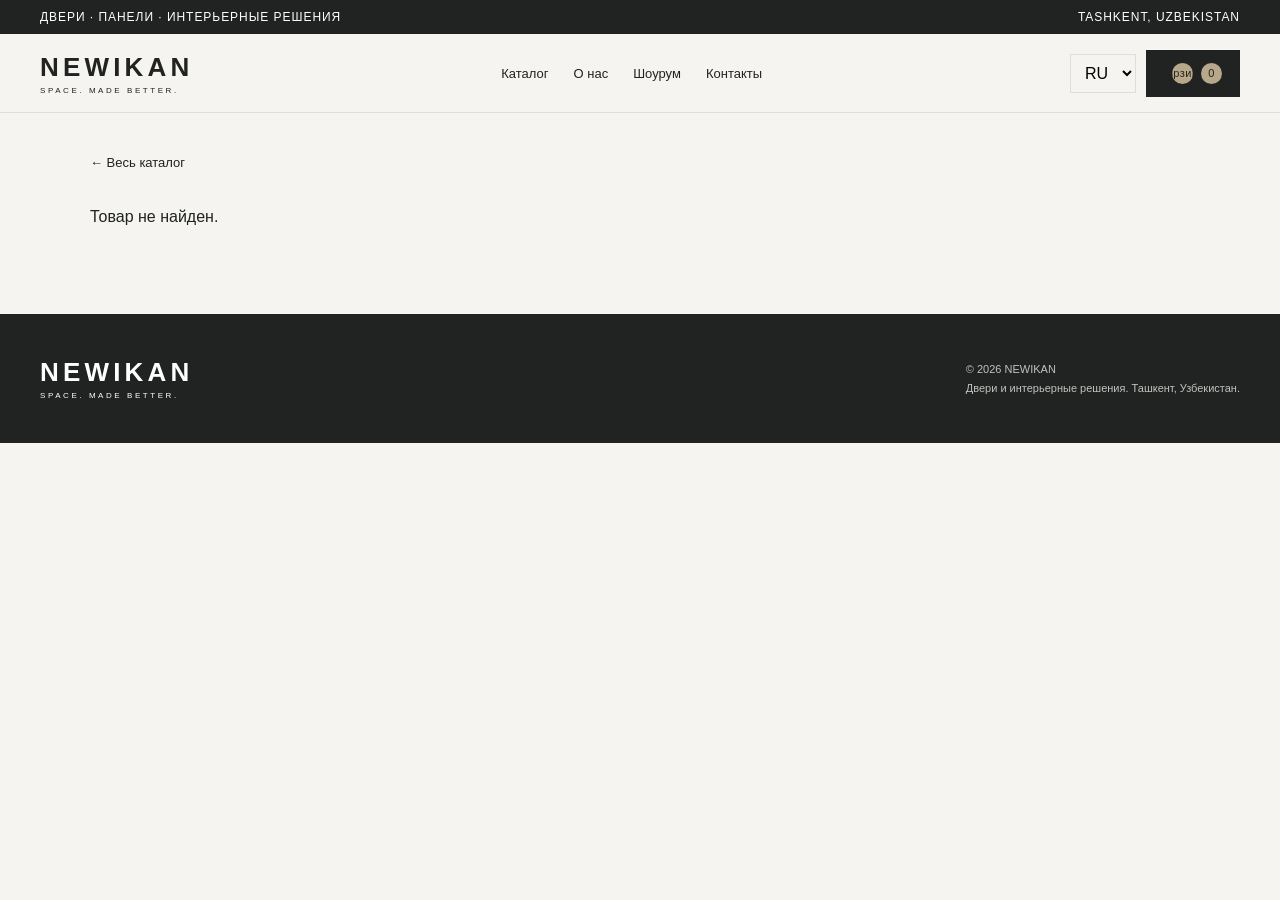
<file: product.html>
<!doctype html>
<html lang="ru">
<head>
<meta charset="utf-8">
<meta name="viewport" content="width=device-width, initial-scale=1">
<meta name="theme-color" content="#202321">
<title>NEWIKAN</title>
<link rel="stylesheet" href="style.css">
</head>
<body>
<div class="topbar"><div class="wrap"><span data-i18n="topline">ДВЕРИ · ПАНЕЛИ · ИНТЕРЬЕРНЫЕ РЕШЕНИЯ</span><span>TASHKENT, UZBEKISTAN</span></div></div>
<header><div class="wrap nav">
<a class="logo" href="index.html">NEWIKAN<small>SPACE. MADE BETTER.</small></a>
<nav class="navlinks"><a href="index.html#catalog" data-i18n="navCatalog">Каталог</a><a href="index.html#about" data-i18n="navAbout">О нас</a><a href="index.html#showroom" data-i18n="navShowroom">Шоурум</a><a href="index.html#contacts" data-i18n="navContacts">Контакты</a></nav>
<div class="navright"><select class="lang" id="language" aria-label="Language"><option value="ru">RU</option><option value="uz">UZ</option><option value="en">EN</option></select><button class="cartbtn" id="openCart"><span data-i18n="cart">Корзина</span><span id="cartCount">0</span></button></div>
</div></header>
<main><section class="section product-page"><div class="wrap" id="productPage"></div></section></main>
<footer><div class="wrap footer-inner"><a class="logo" href="index.html" style="color:white">NEWIKAN<small>SPACE. MADE BETTER.</small></a><p>© <span id="year"></span> NEWIKAN<br><span data-i18n="footerText">Двери и интерьерные решения. Ташкент, Узбекистан.</span></p></div></footer>
<div class="overlay" id="cartOverlay"><aside class="drawer" role="dialog" aria-modal="true" aria-label="Shopping cart"><div class="drawer-head"><h2 data-i18n="cartTitle">Ваша корзина</h2><button class="close" id="closeCart" data-i18n="close">Закрыть ✕</button></div><div class="cart-items" id="cartItems"></div><div class="cart-total"><div class="total-line"><span data-i18n="total">Итого по известным ценам</span><strong id="cartTotal">0 сум</strong></div><p class="notice" data-i18n="cartNotice">Товары с индивидуальной стоимостью будут рассчитаны менеджером. Заказ отправляется в WhatsApp — оплата на сайте пока не подключена.</p><form class="checkout" id="checkout"><input id="customerName" required placeholder="Ваше имя" data-placeholder="name"><input id="customerPhone" required placeholder="Номер телефона" data-placeholder="phone"><select id="customerLang"><option value="ru">Русский</option><option value="uz">O‘zbekcha</option><option value="en">English</option></select><textarea id="customerNote" placeholder="Комментарий к заказу (размеры, цвет и т. д.)" data-placeholder="note"></textarea><button class="btn" type="submit" data-i18n="sendOrder">Отправить заявку менеджеру</button></form></div></aside></div>
<div class="toast" id="toast"></div>
<script src="catalog-data.js"></script>
<script src="common.js"></script>
<script>
let LB=[],LBI=0;
function openLB(i){LBI=i;drawLB()}
function drawLB(){
 let o=document.getElementById("lb");
 if(!o){o=document.createElement("div");o.id="lb";o.className="lb";document.body.appendChild(o);
  o.addEventListener("click",e=>{if(e.target.closest(".prev")){LBI=(LBI-1+LB.length)%LB.length;drawLB()}else if(e.target.closest(".next")){LBI=(LBI+1)%LB.length;drawLB()}else closeLB()})}
 o.innerHTML=`<img src="${LB[LBI]}" alt="">${LB.length>1?'<button class="prev" aria-label="prev">‹</button><button class="next" aria-label="next">›</button>':""}`;
}
function closeLB(){const o=document.getElementById("lb");if(o)o.remove()}
document.addEventListener("keydown",e=>{if(!document.getElementById("lb"))return;if(e.key==="Escape")closeLB();if(e.key==="ArrowLeft"){LBI=(LBI-1+LB.length)%LB.length;drawLB()}if(e.key==="ArrowRight"){LBI=(LBI+1)%LB.length;drawLB()}});
function renderPage(){
 const root=$("productPage");
 const id=new URLSearchParams(location.search).get("id");
 const p=products.find(x=>x.id===id);
 if(!p){root.innerHTML=`<div class="pp-wrap"><a class="back" href="index.html#catalog">${t("backToCatalog")}</a><p>${t("notFound")}</p></div>`;return}
 document.title=tr(p.name)+" — NEWIKAN";
 LB=[p.image,...(p.gallery||[])].filter(Boolean);
 const alt=esc(tr(p.name));
 const gallery=LB.length
  ?`<img class="pp-hero" src="${LB[0]}" alt="${alt}" onclick="openLB(0)">`+(LB.length>1?`<div class="pp-more">${LB.slice(1).map((s,i)=>`<img src="${s}" alt="${alt}" loading="lazy" onclick="openLB(${i+1})">`).join("")}</div>`:"")
  :`<div class="pp-ph">${visualHTML(p,"")}</div>`;
 const text=richText(tr(p.longDesc)||tr(p.desc));
 const vs=p.variants||[];
 const variants=vs.length?`<div class="variants"><h2>${t("variantsTitle")}</h2>${vs.map(v=>`<div class="variant"><div class="vimg">${v.image?`<img src="${v.image}" alt="${esc(tr(v.name))}" loading="lazy">`:""}</div><div class="vname">${esc(tr(v.name))}</div><div class="price">${v.price?money(v.price)+"<small>"+t("each")+"</small>":t("custom")}</div><button class="add" onclick="addToCart('${v.id}')">+ ${t("addToCartBtn")}</button></div>`).join("")}</div>`:"";
 root.innerHTML=`<div class="pp-wrap"><a class="back" href="index.html#catalog">${t("backToCatalog")}</a>
 <div class="pp-head"><div class="product-meta">${typeLabel(p)}</div><h1>${alt}</h1></div>
 ${gallery}
 <div class="pp-body"><h2>${t("ppAbout")}</h2><div class="pp-text">${text}</div>
  <div class="pp-buy"><div class="pp-price">${priceHTML(p)}</div><div class="actions">${vs.length?"":`<button class="btn" onclick="addToCart('${p.id}')">+ ${t("addToCartBtn")}</button>`}<a class="btn secondary" href="${waLink(p)}" target="_blank" rel="noopener">${t("askManager")}</a></div></div></div>
 ${variants}</div>`;
 fixPreviewLinks();
}
const esc=s=>String(s).replace(/&/g,"&amp;").replace(/"/g,"&quot;").replace(/</g,"&lt;");
initSite();
</script>
</body>
</html>
</file>
<file: style.css>
:root{--ink:#202321;--muted:#727772;--paper:#f5f4f0;--white:#fff;--line:#dedfd9;--accent:#b8a88a;--dark:#303632}
*{box-sizing:border-box}html{scroll-behavior:smooth}body{margin:0;background:var(--paper);color:var(--ink);font-family:Inter,Arial,sans-serif}button,input,select,textarea{font:inherit}button{cursor:pointer}.wrap{width:min(1200px,calc(100% - 40px));margin:auto}
.topbar{background:var(--ink);color:#fff;font-size:12px;letter-spacing:.08em;padding:10px 0}.topbar .wrap{display:flex;justify-content:space-between;gap:15px}
header{background:rgba(245,244,240,.95);position:sticky;top:0;z-index:10;border-bottom:1px solid var(--line);backdrop-filter:blur(12px)}.nav{height:78px;display:flex;align-items:center;justify-content:space-between;gap:24px}.logo{font-size:26px;letter-spacing:.16em;font-weight:800;text-decoration:none;color:var(--ink)}.logo small{display:block;font-size:8px;letter-spacing:.32em;font-weight:500;margin-top:3px}.navlinks{display:flex;gap:25px}.navlinks a{color:var(--ink);text-decoration:none;font-size:13px}.navright{display:flex;align-items:center;gap:10px}.lang{border:1px solid var(--line);background:transparent;padding:9px 10px}.cartbtn,.btn{border:0;background:var(--ink);color:#fff;padding:13px 18px;letter-spacing:.03em}.cartbtn span{display:inline-flex;background:var(--accent);color:var(--ink);border-radius:99px;width:21px;height:21px;align-items:center;justify-content:center;margin-left:8px;font-size:11px}
.hero{padding:38px 0 70px}.hero-grid{display:grid;grid-template-columns:1.02fr .98fr;min-height:530px;background:#e7e5de}.hero-copy{padding:clamp(30px,6vw,76px);display:flex;flex-direction:column;justify-content:center;align-items:flex-start}.eyebrow{font-size:11px;letter-spacing:.2em;text-transform:uppercase;color:var(--muted);margin:0 0 22px}.hero h1{font-size:clamp(38px,5vw,67px);font-weight:500;line-height:1.04;letter-spacing:-.045em;margin:0 0 22px;max-width:580px}.hero p{color:#5c625c;line-height:1.7;max-width:430px;font-size:15px}.actions{display:flex;gap:12px;flex-wrap:wrap;margin-top:22px}.btn.secondary{background:transparent;color:var(--ink);border:1px solid #b9bcb5}.hero-art{min-height:400px;position:relative;overflow:hidden;background:linear-gradient(135deg,#d2cfc4,#a9a99e)}.room{position:absolute;inset:0;background:linear-gradient(90deg,rgba(255,255,255,.12),transparent 35%),linear-gradient(0deg,rgba(30,35,30,.12),transparent 40%)}.wall-door{position:absolute;width:43%;height:76%;left:28%;top:12%;background:linear-gradient(90deg,#b6a990,#c9bea9 45%,#a99d87);box-shadow:20px 16px 38px #3d403b33;border:5px solid #d5d0c4}.wall-door:after{content:"";position:absolute;right:13px;top:50%;height:48px;width:3px;background:#5e6058}.side-panel{position:absolute;left:0;bottom:0;width:20%;height:86%;background:repeating-linear-gradient(90deg,#777c72 0 5px,#a2a397 5px 10px);opacity:.8}.plant{position:absolute;right:9%;bottom:0;width:18%;height:40%;border-radius:50% 50% 0 0;background:linear-gradient(90deg,#596657,#8a927f);clip-path:polygon(50% 0,65% 35%,100% 10%,78% 52%,100% 45%,70% 70%,82% 100%,18% 100%,35% 68%,0 44%,25% 48%,5% 15%,40% 38%)}.art-caption{position:absolute;bottom:24px;left:24px;color:white;font-size:10px;letter-spacing:.2em;text-transform:uppercase}.hero-art img{position:absolute;inset:0;width:100%;height:100%;object-fit:cover;object-position:center}.hero-art:after{content:"";position:absolute;inset:auto 0 0 0;height:90px;background:linear-gradient(0deg,rgba(23,26,23,.45),transparent);pointer-events:none}.art-caption{z-index:2}
.section{padding:40px 0 72px}.section-head{display:flex;justify-content:space-between;align-items:end;gap:20px;margin-bottom:26px}.section h2{font-size:clamp(30px,4vw,44px);font-weight:500;letter-spacing:-.04em;margin:0}.section-head p{max-width:400px;color:var(--muted);font-size:13px;line-height:1.6;margin:0}.filters{display:flex;gap:8px;flex-wrap:wrap;margin-bottom:22px}.filter{background:transparent;border:1px solid var(--line);padding:10px 14px;color:var(--ink);font-size:12px}.filter.active{background:var(--ink);color:white;border-color:var(--ink)}
.products{display:grid;grid-template-columns:repeat(3,1fr);gap:18px}.product{background:#fff;border:1px solid #e8e8e2;min-width:0}.product-visual{height:260px;position:relative;overflow:hidden;background:linear-gradient(140deg,#e6e3da,#d1cbbd)}.product-visual:before{content:"";position:absolute;width:46%;height:86%;left:27%;top:7%;background:linear-gradient(90deg,#9c907c,#c1b49d 45%,#a19480);box-shadow:10px 8px 20px #3332;border:4px solid #d7d1c5}.product[data-type="hidden"] .product-visual:before{background:linear-gradient(90deg,#c9c3b7,#d8d2c6);border:0;box-shadow:none}.product[data-type="panel"] .product-visual:before{width:64%;left:18%;background:repeating-linear-gradient(90deg,#8a8b80 0 7px,#c1b9a7 7px 14px)}.product[data-type="partition"] .product-visual:before{width:54%;left:23%;background:repeating-linear-gradient(90deg,#6f756b 0 7px,#c6c2b7 7px 13px)}.product-visual:after{content:"";position:absolute;inset:auto 0 0;height:30%;background:linear-gradient(0deg,#4a4d4620,transparent)}.product-body{padding:18px}.product-meta{font-size:10px;text-transform:uppercase;letter-spacing:.14em;color:var(--muted)}.product h3{font-size:19px;font-weight:500;margin:9px 0}.product-desc{font-size:12px;line-height:1.6;color:var(--muted);min-height:39px}.product-bottom{display:flex;align-items:center;justify-content:space-between;gap:10px;margin-top:16px}.price{font-size:14px;font-weight:600}.price small{display:block;font-size:10px;font-weight:400;color:var(--muted);margin-top:4px}.add{background:var(--ink);color:#fff;border:0;padding:11px 13px;font-size:12px}
.benefits{background:#e8e6df;padding:54px 0}.benefit-grid{display:grid;grid-template-columns:repeat(3,1fr);gap:30px}.benefit{border-top:1px solid #c7c8bf;padding-top:18px}.benefit .num{font-size:11px;letter-spacing:.15em;color:var(--muted)}.benefit h3{font-size:20px;font-weight:500;margin:16px 0 8px}.benefit p{font-size:13px;line-height:1.65;color:#636861;margin:0}
.showroom{display:grid;grid-template-columns:1fr 1fr;gap:50px;align-items:center}.showroom-art{min-height:330px;background:linear-gradient(135deg,#d6d2c7,#a5a89d);position:relative;overflow:hidden}.showroom-art:before{content:"";position:absolute;inset:12% 12% 0 22%;background:repeating-linear-gradient(90deg,#7d8378 0 8px,#c5c1b5 8px 15px);box-shadow:10px 8px 28px #3332}.showroom-art:after{content:"NEWIKAN";position:absolute;top:28px;left:28px;color:#fff;font-size:13px;letter-spacing:.3em}.showroom-copy p{line-height:1.8;color:var(--muted);font-size:14px}.contact-line{margin:22px 0;display:grid;gap:8px;font-size:14px}.contact-line a{color:var(--ink)}footer{background:var(--ink);color:#fff;padding:35px 0}.footer-inner{display:flex;justify-content:space-between;align-items:center;gap:20px;flex-wrap:wrap}.footer-inner p{font-size:11px;color:#bfc3bc;line-height:1.7}
.overlay{position:fixed;inset:0;background:#171a17a8;z-index:30;display:none;justify-content:flex-end}.overlay.open{display:flex}.drawer{background:var(--paper);height:100%;width:min(480px,100%);padding:24px;overflow:auto;display:flex;flex-direction:column}.drawer-head{display:flex;justify-content:space-between;align-items:center;border-bottom:1px solid var(--line);padding-bottom:18px}.drawer-head h2{font-weight:500;margin:0}.close{background:none;border:1px solid var(--line);padding:8px 12px}.cart-items{flex:1;padding:10px 0}.cart-row{display:grid;grid-template-columns:1fr auto;gap:12px;padding:16px 0;border-bottom:1px solid var(--line)}.cart-row strong{font-size:14px;font-weight:500}.cart-row small{display:block;color:var(--muted);margin-top:5px}.qty{display:flex;align-items:center;gap:8px;margin-top:10px}.qty button{background:#fff;border:1px solid var(--line);width:26px;height:26px}.remove{background:none;border:0;text-decoration:underline;color:var(--muted);font-size:11px;margin-top:8px}.cart-total{border-top:1px solid var(--line);padding-top:18px}.total-line{display:flex;justify-content:space-between;margin-bottom:16px;font-size:16px}.checkout{display:grid;gap:10px;margin-top:15px}.checkout input,.checkout textarea,.checkout select{width:100%;border:1px solid var(--line);background:white;padding:13px;color:var(--ink)}.checkout textarea{min-height:75px;resize:vertical}.checkout .btn{width:100%}.notice{font-size:11px;color:var(--muted);line-height:1.5;margin:12px 0 0}.empty{color:var(--muted);font-size:14px;padding:25px 0}.toast{position:fixed;bottom:22px;left:50%;transform:translateX(-50%);background:var(--ink);color:#fff;padding:13px 18px;font-size:13px;z-index:60;display:none;max-width:90vw}.toast.show{display:block}
@media(max-width:800px){.navlinks{display:none}.hero-grid,.showroom{grid-template-columns:1fr}.hero-art{min-height:370px}.products{grid-template-columns:repeat(2,1fr)}.product-visual{height:220px}.benefit-grid{grid-template-columns:1fr;gap:22px}.section-head{align-items:flex-start;flex-direction:column}.topbar .wrap{font-size:10px}}
@media(max-width:500px){.wrap{width:calc(100% - 28px)}.nav{height:68px}.logo{font-size:22px}.cartbtn{padding:10px 12px;font-size:12px}.lang{padding:8px}.hero{padding-top:18px}.hero-copy{padding:30px 23px}.hero-art{min-height:310px}.products{grid-template-columns:1fr 1fr;gap:10px}.product-visual{height:175px}.product-body{padding:12px}.product h3{font-size:15px}.product-desc{font-size:11px;min-height:48px}.product-bottom{align-items:flex-start;flex-direction:column}.add{width:100%}.section{padding:32px 0 50px}.showroom-art{min-height:260px}}
/* --- карточки со ссылками и фото --- */
.product-visual.has-img img{position:absolute;inset:0;width:100%;height:100%;object-fit:cover;display:block}
a.pv-link{display:block;color:inherit;text-decoration:none}
.product h3 a{color:inherit;text-decoration:none}.product h3 a:hover{text-decoration:underline}
.more{display:inline-block;margin-top:10px;font-size:12px;letter-spacing:.04em;color:var(--ink)}
/* --- страница товара --- */
.back{display:inline-block;margin-bottom:22px;font-size:13px;color:var(--ink);text-decoration:none}.back:hover{text-decoration:underline}
.pp-grid{display:grid;grid-template-columns:1.05fr .95fr;gap:36px;align-items:start}
.pp-media .product-visual{height:min(560px,72vw);width:100%}
.thumbs{display:flex;gap:8px;margin-top:10px;flex-wrap:wrap}
.thumbs button{border:1px solid var(--line);background:#fff;padding:0;width:76px;height:76px;overflow:hidden}
.thumbs button.on{border-color:var(--ink)}.thumbs img{width:100%;height:100%;object-fit:cover;display:block}
.pp-info h1{font-size:clamp(30px,4vw,48px);font-weight:500;letter-spacing:-.03em;line-height:1.08;margin:10px 0 16px}
.pp-desc{color:#5c625c;line-height:1.7;font-size:15px;margin:0 0 22px}
.pp-price{font-size:26px;font-weight:600;margin:0 0 22px}.pp-price small{display:block;font-size:12px;font-weight:400;color:var(--muted);margin-top:4px}
.variants{margin-top:54px}.variants h2{font-size:clamp(24px,3vw,34px);font-weight:500;letter-spacing:-.03em;margin:0 0 18px}
.variant{display:grid;grid-template-columns:84px 1fr auto auto;align-items:center;gap:16px;background:#fff;border:1px solid #e8e8e2;padding:12px;margin-bottom:10px}
.variant .vimg{width:84px;height:64px;background:linear-gradient(140deg,#e6e3da,#d1cbbd);overflow:hidden}.variant .vimg img{width:100%;height:100%;object-fit:cover;display:block}
.variant .vname{font-size:15px}.variant .price{white-space:nowrap}.variant .price small{display:block;font-size:11px;font-weight:400;color:var(--muted)}
@media(max-width:800px){.pp-grid{grid-template-columns:1fr}.variant{grid-template-columns:64px 1fr;grid-template-areas:"i n" "p b"}.variant .vimg{grid-area:i;width:64px;height:52px}.variant .vname{grid-area:n}.variant .price{grid-area:p}.variant .add{grid-area:b;justify-self:end}}

/* --- страница товара: большие фото, описание, цена --- */
.pp-wrap{max-width:1100px;margin:0 auto}
.pp-head{margin-bottom:22px}.pp-head h1{font-size:clamp(32px,5vw,56px);font-weight:500;letter-spacing:-.03em;line-height:1.05;margin:8px 0 0}
.pp-hero{display:block;width:100%;height:auto;max-height:85vh;object-fit:cover;cursor:zoom-in;background:#e6e3da}
.pp-more{display:grid;grid-template-columns:1fr 1fr;gap:14px;margin-top:14px}
.pp-more img{display:block;width:100%;aspect-ratio:4/3;object-fit:cover;cursor:zoom-in;background:#e6e3da}
.pp-ph .product-visual{height:min(640px,75vw)}
.pp-body{max-width:820px;margin:46px auto 0}
.pp-body h2{font-size:clamp(24px,3vw,34px);font-weight:500;letter-spacing:-.03em;margin:0 0 16px}
.pp-text p{font-size:17px;line-height:1.85;color:#444943;margin:0 0 16px}
.pp-text ul{margin:0 0 16px;padding-left:22px;font-size:17px;line-height:1.85;color:#444943}
.pp-buy{margin-top:34px;padding:26px;background:#fff;border:1px solid var(--line);display:flex;justify-content:space-between;align-items:center;gap:20px;flex-wrap:wrap}
.pp-buy .pp-price{font-size:clamp(28px,4vw,38px);margin:0}
.pp-buy .actions{display:flex;gap:10px;flex-wrap:wrap}
.pp-wrap .variants{max-width:820px;margin-left:auto;margin-right:auto}
.lb{position:fixed;inset:0;z-index:100;background:rgba(20,22,20,.94);display:flex;align-items:center;justify-content:center;cursor:zoom-out}
.lb img{max-width:94vw;max-height:92vh;object-fit:contain}
.lb button{position:absolute;top:50%;transform:translateY(-50%);background:rgba(255,255,255,.15);border:0;color:#fff;font-size:28px;width:46px;height:64px}
.lb .prev{left:12px}.lb .next{right:12px}
@media(max-width:700px){.pp-more{grid-template-columns:1fr}.pp-buy{padding:18px}}

/* --- карточки как в каталоге-образце: крупное скруглённое фото, бейдж, цена, «Подробнее ›» --- */
[hidden]{display:none!important}
.products{gap:36px 28px}
.product{background:none;border:0}
.product-visual{height:auto;aspect-ratio:4/3;border-radius:18px}
a.pv-link{position:relative}
.product-body{padding:16px 2px 0}
.product-meta{display:none}.pp-head .product-meta{display:block}
.product h3{font-size:19px;font-weight:600;margin:0 0 6px;letter-spacing:-.01em}
.product-desc{font-size:14px;line-height:1.5;color:var(--muted);min-height:0}
.card-price{font-size:21px;font-weight:600;margin-top:14px}
.more{color:var(--muted);font-size:14px;margin-top:12px;text-decoration:none;display:inline-block}.more:hover{color:var(--ink)}
.badge-new{position:absolute;top:0;right:0;z-index:2;background:#d12b2b;color:#fff;font-size:14px;font-weight:600;padding:7px 14px;border-radius:0 18px 0 12px}
.news{padding-bottom:10px}.news-title{font-size:clamp(28px,4vw,46px);font-weight:500;letter-spacing:-.03em;margin:0 0 26px}
.slider-wrap{position:relative}
.slider{display:flex;gap:28px;overflow-x:auto;scroll-snap-type:x mandatory;scrollbar-width:none;-webkit-overflow-scrolling:touch}
.slider::-webkit-scrollbar{display:none}
.slide{flex:0 0 calc((100% - 56px)/3);scroll-snap-align:start;min-width:0}
.sl-arrow{position:absolute;top:110px;z-index:3;width:44px;height:44px;border-radius:50%;border:0;background:#fff;color:var(--ink);font-size:28px;line-height:1;box-shadow:0 2px 14px rgba(0,0,0,.2);padding:0 0 3px}
.sl-prev{left:-8px}.sl-next{right:-8px}
.dots{display:flex;gap:10px;justify-content:center;margin-top:22px}
.dots button{width:9px;height:9px;border-radius:50%;border:0;background:#cfcfc8;padding:0}.dots button.on{background:#d12b2b}
@media(max-width:900px){.slide{flex-basis:calc((100% - 28px)/2)}}
@media(max-width:560px){.slide{flex-basis:84%}.sl-arrow{display:none}}
</file>
